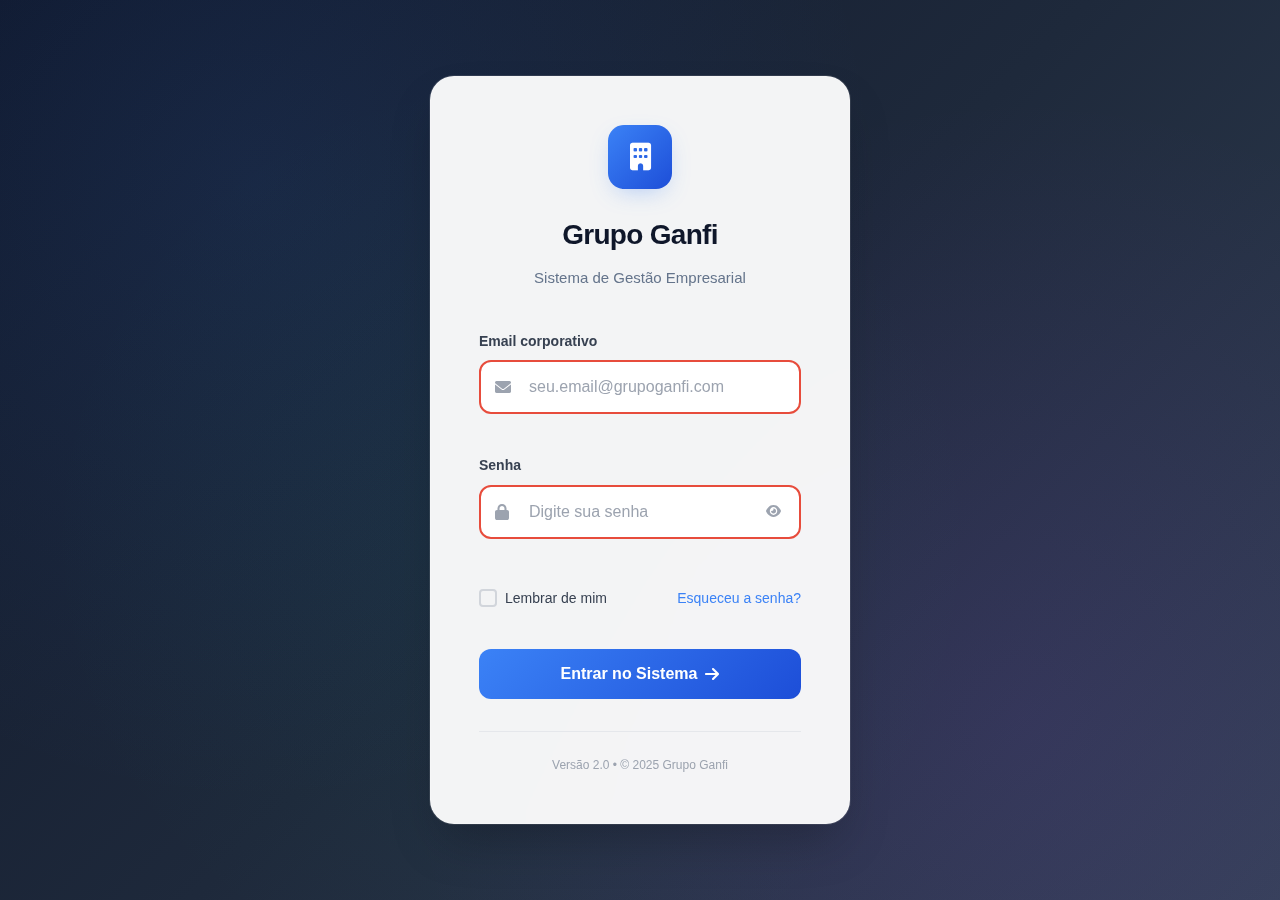
<file: clientes.html>
<!DOCTYPE html>
<html lang="pt-BR">
<head>
    <meta charset="UTF-8">
    <meta name="viewport" content="width=device-width, initial-scale=1.0">
    <title>Clientes - Grupo Ganfi CRM</title>
    <link rel="stylesheet" href="css/common.css">
    <link rel="stylesheet" href="css/assessoria-tributaria.css">
    <link rel="stylesheet" href="css/clientes.css">
    <link href="https://cdnjs.cloudflare.com/ajax/libs/font-awesome/6.0.0/css/all.min.css" rel="stylesheet">
</head>
<body class="dashboard-body">
    <div class="dashboard-container">
        <!-- Sidebar -->
        <aside class="dashboard-sidebar">
            <div class="sidebar-header">
                <div class="sidebar-logo">
                    <i class="fas fa-calculator"></i>
                    <div>
                        <div class="sidebar-title">Grupo Ganfi</div>
                        <div class="sidebar-subtitle">Assessoria Tributária</div>
                    </div>
                </div>
            </div>
            
            <nav class="sidebar-nav">
                <div class="nav-item">
                    <a href="assessoria-tributaria.html" class="nav-link">
                        <i class="fas fa-calculator"></i>
                        <span>Assessoria Tributária</span>
                        <span class="nav-badge active-badge">Principal</span>
                    </a>
                </div>
                
                <div class="nav-divider"></div>
                
                <div class="nav-item">
                    <a href="kanban.html" class="nav-link">
                        <i class="fas fa-columns"></i>
                        <span>Kanban</span>
                        <span class="nav-badge demo-badge">Demo</span>
                    </a>
                </div>
                
                <div class="nav-item">
                    <a href="clientes.html" class="nav-link">
                        <i class="fas fa-users"></i>
                        <span>Clientes Gerais</span>
                        <span class="nav-badge demo-badge">Demo</span>
                    </a>
                </div>
                
                <div class="nav-item">
                    <a href="tarefas.html" class="nav-link">
                        <i class="fas fa-tasks"></i>
                        <span>Tarefas</span>
                        <span class="nav-badge demo-badge">Demo</span>
                    </a>
                </div>
            </nav>
            
            <div class="sidebar-footer">
                <button id="logoutBtn" class="logout-btn">
                    <i class="fas fa-sign-out-alt"></i>
                    <span>Sair</span>
                </button>
            </div>
        </aside>

        <!-- Main Content -->
        <main class="main-content">
            <header class="main-header">
                <div class="header-left">
                    <h1 class="page-title">Gestão de Clientes</h1>
                    <p class="page-subtitle">Central de relacionamento e dados dos clientes</p>
                </div>
                
                <div class="header-actions">
                    <button class="btn btn-secondary">
                        <i class="fas fa-download"></i>
                        Exportar
                    </button>
                    <button class="btn btn-primary">
                        <i class="fas fa-plus"></i>
                        Novo Cliente
                    </button>
                    
                    <div class="user-menu">
                        <div class="user-avatar">AD</div>
                        <span class="user-name">Administrador</span>
                        <i class="fas fa-chevron-down"></i>
                    </div>
                </div>
            </header>

            <div class="content-area">
                <!-- Filtros e Busca -->
                <div class="filters-section">
                    <div class="search-box">
                        <i class="fas fa-search"></i>
                        <input type="text" placeholder="Buscar clientes por nome, email ou empresa...">
                    </div>
                    
                    <div class="filter-buttons">
                        <button class="filter-btn active">Todos <span class="count">1,247</span></button>
                        <button class="filter-btn">Ativos <span class="count">1,189</span></button>
                        <button class="filter-btn">Inativos <span class="count">58</span></button>
                        <button class="filter-btn">Prospects <span class="count">23</span></button>
                    </div>
                </div>

                <!-- Cards de Estatísticas -->
                <div class="stats-grid">
                    <div class="stat-card">
                        <div class="stat-icon customers">
                            <i class="fas fa-users"></i>
                        </div>
                        <div class="stat-content">
                            <h3 class="stat-number">1,247</h3>
                            <p class="stat-label">Total de Clientes</p>
                            <span class="stat-change positive">+12% vs mês anterior</span>
                        </div>
                    </div>
                    
                    <div class="stat-card">
                        <div class="stat-icon revenue">
                            <i class="fas fa-dollar-sign"></i>
                        </div>
                        <div class="stat-content">
                            <h3 class="stat-number">R$ 2.4M</h3>
                            <p class="stat-label">Receita Mensal</p>
                            <span class="stat-change positive">+8% vs mês anterior</span>
                        </div>
                    </div>
                    
                    <div class="stat-card">
                        <div class="stat-icon retention">
                            <i class="fas fa-heart"></i>
                        </div>
                        <div class="stat-content">
                            <h3 class="stat-number">94.2%</h3>
                            <p class="stat-label">Taxa de Retenção</p>
                            <span class="stat-change positive">+2.1% vs mês anterior</span>
                        </div>
                    </div>
                    
                    <div class="stat-card">
                        <div class="stat-icon acquisition">
                            <i class="fas fa-user-plus"></i>
                        </div>
                        <div class="stat-content">
                            <h3 class="stat-number">147</h3>
                            <p class="stat-label">Novos este mês</p>
                            <span class="stat-change negative">-5% vs mês anterior</span>
                        </div>
                    </div>
                </div>

                <!-- Tabela de Clientes -->
                <div class="table-section">
                    <div class="table-header">
                        <h3>Lista de Clientes</h3>
                        <div class="table-actions">
                            <button class="btn-icon" title="Filtrar clientes" aria-label="Filtrar clientes">
                                <i class="fas fa-filter"></i>
                            </button>
                            <button class="btn-icon" title="Ordenar lista" aria-label="Ordenar lista">
                                <i class="fas fa-sort"></i>
                            </button>
                            <button class="btn-icon" title="Configurar colunas" aria-label="Configurar colunas">
                                <i class="fas fa-columns"></i>
                            </button>
                        </div>
                    </div>
                    
                    <div class="table-container">
                        <table class="clients-table">
                            <thead>
                                <tr>
                                    <th><input type="checkbox" class="select-all" title="Selecionar todos" aria-label="Selecionar todos os clientes"></th>
                                    <th>Cliente</th>
                                    <th>Empresa</th>
                                    <th>Status</th>
                                    <th>Valor Mensal</th>
                                    <th>Último Contato</th>
                                    <th>Ações</th>
                                </tr>
                            </thead>
                            <tbody>
                                <tr class="table-row">
                                    <td><input type="checkbox" title="Selecionar Maria Rodrigues" aria-label="Selecionar Maria Rodrigues"></td>
                                    <td>
                                        <div class="client-info">
                                            <div class="client-avatar">MR</div>
                                            <div>
                                                <div class="client-name">Maria Rodrigues</div>
                                                <div class="client-email">maria@empresa.com</div>
                                            </div>
                                        </div>
                                    </td>
                                    <td>
                                        <div class="company-info">
                                            <span class="company-name">Tech Solutions Ltda</span>
                                            <span class="company-segment">Tecnologia</span>
                                        </div>
                                    </td>
                                    <td>
                                        <span class="status-badge status-active">Ativo</span>
                                    </td>
                                    <td>
                                        <span class="value-amount">R$ 2.500</span>
                                    </td>
                                    <td>
                                        <span class="contact-date">Há 2 dias</span>
                                    </td>
                                    <td>
                                        <div class="action-buttons">
                                            <button class="btn-action view" title="Visualizar cliente Maria" aria-label="Visualizar cliente Maria Rodrigues">
                                                <i class="fas fa-eye"></i>
                                            </button>
                                            <button class="btn-action edit" title="Editar cliente Maria" aria-label="Editar cliente Maria Rodrigues">
                                                <i class="fas fa-edit"></i>
                                            </button>
                                            <button class="btn-action delete" title="Excluir cliente Maria" aria-label="Excluir cliente Maria Rodrigues">
                                                <i class="fas fa-trash"></i>
                                            </button>
                                        </div>
                                    </td>
                                </tr>
                                
                                <tr class="table-row">
                                    <td><input type="checkbox" title="Selecionar João Silva" aria-label="Selecionar João Silva"></td>
                                    <td>
                                        <div class="client-info">
                                            <div class="client-avatar">JS</div>
                                            <div>
                                                <div class="client-name">João Silva</div>
                                                <div class="client-email">joao@comercial.com.br</div>
                                            </div>
                                        </div>
                                    </td>
                                    <td>
                                        <div class="company-info">
                                            <span class="company-name">Comercial ABC S/A</span>
                                            <span class="company-segment">Comércio</span>
                                        </div>
                                    </td>
                                    <td>
                                        <span class="status-badge status-active">Ativo</span>
                                    </td>
                                    <td>
                                        <span class="value-amount">R$ 1.800</span>
                                    </td>
                                    <td>
                                        <span class="contact-date">Há 1 semana</span>
                                    </td>
                                    <td>
                                        <div class="action-buttons">
                                            <button class="btn-action view" title="Visualizar cliente João" aria-label="Visualizar cliente João Silva">
                                                <i class="fas fa-eye"></i>
                                            </button>
                                            <button class="btn-action edit" title="Editar cliente João" aria-label="Editar cliente João Silva">
                                                <i class="fas fa-edit"></i>
                                            </button>
                                            <button class="btn-action delete" title="Excluir cliente João" aria-label="Excluir cliente João Silva">
                                                <i class="fas fa-trash"></i>
                                            </button>
                                        </div>
                                    </td>
                                </tr>
                                
                                <tr class="table-row">
                                    <td><input type="checkbox" title="Selecionar Ana Costa" aria-label="Selecionar Ana Costa"></td>
                                    <td>
                                        <div class="client-info">
                                            <div class="client-avatar">AC</div>
                                            <div>
                                                <div class="client-name">Ana Costa</div>
                                                <div class="client-email">ana@consultoria.com</div>
                                            </div>
                                        </div>
                                    </td>
                                    <td>
                                        <div class="company-info">
                                            <span class="company-name">Consultoria Premium</span>
                                            <span class="company-segment">Consultoria</span>
                                        </div>
                                    </td>
                                    <td>
                                        <span class="status-badge status-inactive">Inativo</span>
                                    </td>
                                    <td>
                                        <span class="value-amount">R$ 3.200</span>
                                    </td>
                                    <td>
                                        <span class="contact-date">Há 3 meses</span>
                                    </td>
                                    <td>
                                        <div class="action-buttons">
                                            <button class="btn-action view" title="Visualizar cliente Ana" aria-label="Visualizar cliente Ana Costa">
                                                <i class="fas fa-eye"></i>
                                            </button>
                                            <button class="btn-action edit" title="Editar cliente Ana" aria-label="Editar cliente Ana Costa">
                                                <i class="fas fa-edit"></i>
                                            </button>
                                            <button class="btn-action delete" title="Excluir cliente Ana" aria-label="Excluir cliente Ana Costa">
                                                <i class="fas fa-trash"></i>
                                            </button>
                                        </div>
                                    </td>
                                </tr>
                            </tbody>
                        </table>
                    </div>
                    
                    <!-- Paginação -->
                    <div class="pagination">
                        <button class="pagination-btn" disabled title="Página anterior" aria-label="Página anterior">
                            <i class="fas fa-chevron-left"></i>
                        </button>
                        <span class="pagination-info">Página 1 de 42 • 1,247 clientes</span>
                        <button class="pagination-btn" title="Próxima página" aria-label="Próxima página">
                            <i class="fas fa-chevron-right"></i>
                        </button>
                    </div>
                </div>
            </div>
        </main>
    </div>

    <script src="js/utils/ui-utils.js"></script>
    <script src="js/clientes.js"></script>
</body>
</html>
</file>
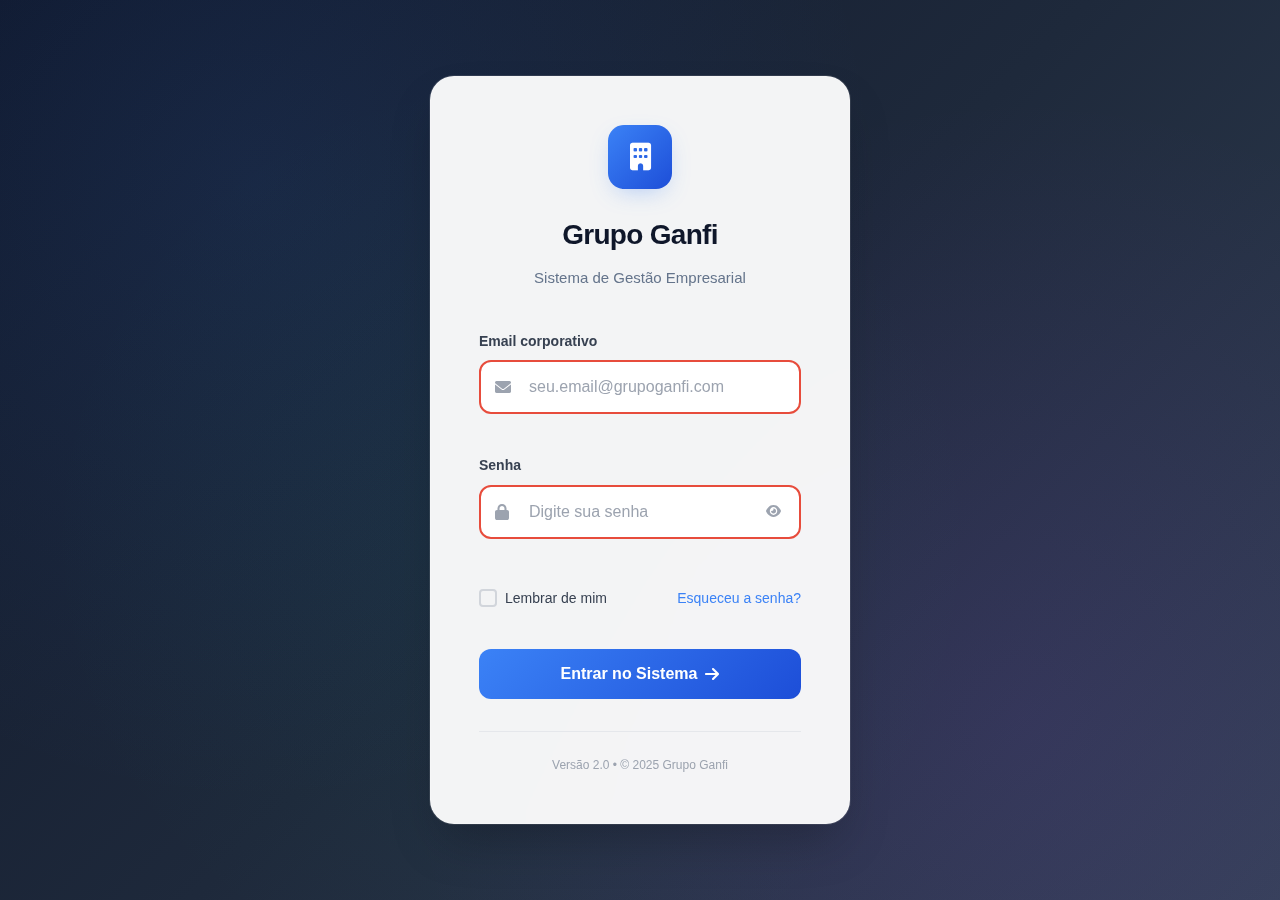
<file: kanban.html>
<!DOCTYPE html>
<html lang="pt-BR">
<head>
    <meta charset="UTF-8">
    <meta name="viewport" content="width=device-width, initial-scale=1.0">
    <title>Kanban - Grupo Ganfi CRM</title>
    <link rel="stylesheet" href="css/common.css">
    <link rel="stylesheet" href="css/assessoria-tributaria.css">
    <link rel="stylesheet" href="css/kanban.css">
    <link href="https://cdnjs.cloudflare.com/ajax/libs/font-awesome/6.0.0/css/all.min.css" rel="stylesheet">
</head>
<body class="dashboard-body">
    <div class="dashboard-container">
        <!-- Sidebar -->
        <aside class="dashboard-sidebar">
            <div class="sidebar-header">
                <div class="sidebar-logo">
                    <i class="fas fa-calculator"></i>
                    <div>
                        <div class="sidebar-title">Grupo Ganfi</div>
                        <div class="sidebar-subtitle">Assessoria Tributária</div>
                    </div>
                </div>
            </div>
            
            <nav class="sidebar-nav">
                <div class="nav-item">
                    <a href="assessoria-tributaria.html" class="nav-link">
                        <i class="fas fa-calculator"></i>
                        <span>Assessoria Tributária</span>
                        <span class="nav-badge active-badge">Principal</span>
                    </a>
                </div>
                
                <div class="nav-divider"></div>
                
                <div class="nav-item">
                    <a href="kanban.html" class="nav-link">
                        <i class="fas fa-columns"></i>
                        <span>Kanban</span>
                        <span class="nav-badge demo-badge">Demo</span>
                    </a>
                </div>
                
                <div class="nav-item">
                    <a href="clientes.html" class="nav-link">
                        <i class="fas fa-users"></i>
                        <span>Clientes Gerais</span>
                        <span class="nav-badge demo-badge">Demo</span>
                    </a>
                </div>
                
                <div class="nav-item">
                    <a href="tarefas.html" class="nav-link">
                        <i class="fas fa-tasks"></i>
                        <span>Tarefas</span>
                        <span class="nav-badge demo-badge">Demo</span>
                    </a>
                </div>
            </nav>
            
            <div class="sidebar-footer" style="margin-top: auto; padding: var(--space-5);">
                <button id="logoutBtn" class="logout-btn">
                    <i class="fas fa-sign-out-alt"></i>
                    <span>Sair</span>
                </button>
            </div>
        </aside>

        <!-- Main Content -->
        <main class="main-content">
            <header class="main-header">
                <div class="header-left">
                    <h1 class="page-title">Kanban de Projetos</h1>
                    <p class="page-subtitle">Gerencie fluxo de trabalho e projetos em andamento</p>
                </div>
                
                <div class="header-actions">
                    <button class="btn btn-secondary">
                        <i class="fas fa-filter"></i>
                        Filtros
                    </button>
                    <button class="btn btn-primary">
                        <i class="fas fa-plus"></i>
                        Nova Tarefa
                    </button>
                    
                    <div class="user-menu">
                        <div class="user-avatar">AD</div>
                        <span class="user-name">Administrador</span>
                        <i class="fas fa-chevron-down"></i>
                    </div>
                </div>
            </header>

            <div class="content-area">
                <div class="kanban-board">
                    <!-- Coluna: A Fazer -->
                    <div class="kanban-column">
                        <div class="column-header">
                            <h3 class="column-title">
                                <span class="column-color todo"></span>
                                A Fazer
                                <span class="task-count">3</span>
                            </h3>
                            <button class="column-menu">
                                <i class="fas fa-ellipsis-h"></i>
                            </button>
                        </div>
                        
                        <div class="task-list">
                            <div class="task-card">
                                <div class="task-header">
                                    <span class="task-priority high">Alta</span>
                                    <span class="task-id">#001</span>
                                </div>
                                <h4 class="task-title">Implementar módulo de relatórios</h4>
                                <p class="task-description">Desenvolver sistema completo de relatórios financeiros</p>
                                <div class="task-tags">
                                    <span class="tag">Desenvolvimento</span>
                                    <span class="tag">Backend</span>
                                </div>
                                <div class="task-footer">
                                    <div class="task-assignees">
                                        <div class="avatar">JS</div>
                                        <div class="avatar">MR</div>
                                    </div>
                                    <span class="task-date">15 Out</span>
                                </div>
                            </div>
                            
                            <div class="task-card">
                                <div class="task-header">
                                    <span class="task-priority medium">Média</span>
                                    <span class="task-id">#002</span>
                                </div>
                                <h4 class="task-title">Revisar documentação API</h4>
                                <p class="task-description">Atualizar documentação dos endpoints</p>
                                <div class="task-tags">
                                    <span class="tag">Documentação</span>
                                </div>
                                <div class="task-footer">
                                    <div class="task-assignees">
                                        <div class="avatar">AN</div>
                                    </div>
                                    <span class="task-date">20 Out</span>
                                </div>
                            </div>
                        </div>
                        
                        <button class="add-task-btn">
                            <i class="fas fa-plus"></i>
                            Adicionar tarefa
                        </button>
                    </div>

                    <!-- Coluna: Em Progresso -->
                    <div class="kanban-column">
                        <div class="column-header">
                            <h3 class="column-title">
                                <span class="column-color progress"></span>
                                Em Progresso
                                <span class="task-count">2</span>
                            </h3>
                            <button class="column-menu">
                                <i class="fas fa-ellipsis-h"></i>
                            </button>
                        </div>
                        
                        <div class="task-list">
                            <div class="task-card active">
                                <div class="task-header">
                                    <span class="task-priority high">Alta</span>
                                    <span class="task-id">#003</span>
                                </div>
                                <h4 class="task-title">Sistema de autenticação</h4>
                                <p class="task-description">Implementar login seguro e gestão de sessões</p>
                                <div class="task-progress">
                                    <div class="progress-bar">
                                        <div class="progress-fill" style="width: 75%;"></div>
                                    </div>
                                    <span class="progress-text">75%</span>
                                </div>
                                <div class="task-tags">
                                    <span class="tag">Segurança</span>
                                    <span class="tag">Frontend</span>
                                </div>
                                <div class="task-footer">
                                    <div class="task-assignees">
                                        <div class="avatar">GF</div>
                                    </div>
                                    <span class="task-date">Hoje</span>
                                </div>
                            </div>
                        </div>
                        
                        <button class="add-task-btn">
                            <i class="fas fa-plus"></i>
                            Adicionar tarefa
                        </button>
                    </div>

                    <!-- Coluna: Em Revisão -->
                    <div class="kanban-column">
                        <div class="column-header">
                            <h3 class="column-title">
                                <span class="column-color review"></span>
                                Em Revisão
                                <span class="task-count">1</span>
                            </h3>
                            <button class="column-menu">
                                <i class="fas fa-ellipsis-h"></i>
                            </button>
                        </div>
                        
                        <div class="task-list">
                            <div class="task-card">
                                <div class="task-header">
                                    <span class="task-priority low">Baixa</span>
                                    <span class="task-id">#004</span>
                                </div>
                                <h4 class="task-title">Otimização de performance</h4>
                                <p class="task-description">Melhorar velocidade de carregamento</p>
                                <div class="task-tags">
                                    <span class="tag">Performance</span>
                                </div>
                                <div class="task-footer">
                                    <div class="task-assignees">
                                        <div class="avatar">LM</div>
                                    </div>
                                    <span class="task-date">25 Out</span>
                                </div>
                            </div>
                        </div>
                        
                        <button class="add-task-btn">
                            <i class="fas fa-plus"></i>
                            Adicionar tarefa
                        </button>
                    </div>

                    <!-- Coluna: Concluído -->
                    <div class="kanban-column">
                        <div class="column-header">
                            <h3 class="column-title">
                                <span class="column-color done"></span>
                                Concluído
                                <span class="task-count">4</span>
                            </h3>
                            <button class="column-menu">
                                <i class="fas fa-ellipsis-h"></i>
                            </button>
                        </div>
                        
                        <div class="task-list">
                            <div class="task-card completed">
                                <div class="task-header">
                                    <span class="task-priority medium">Média</span>
                                    <span class="task-id">#005</span>
                                </div>
                                <h4 class="task-title">Design do dashboard</h4>
                                <p class="task-description">Criar layout responsivo e moderno</p>
                                <div class="task-tags">
                                    <span class="tag">Design</span>
                                    <span class="tag">UI/UX</span>
                                </div>
                                <div class="task-footer">
                                    <div class="task-assignees">
                                        <div class="avatar">DR</div>
                                    </div>
                                    <span class="task-date">Ontem</span>
                                </div>
                            </div>
                        </div>
                        
                        <button class="add-task-btn">
                            <i class="fas fa-plus"></i>
                            Adicionar tarefa
                        </button>
                    </div>
                </div>
            </div>
        </main>
    </div>

    <script src="js/utils/ui-utils.js"></script>
    <script src="js/kanban.js"></script>
</body>
</html>
</file>
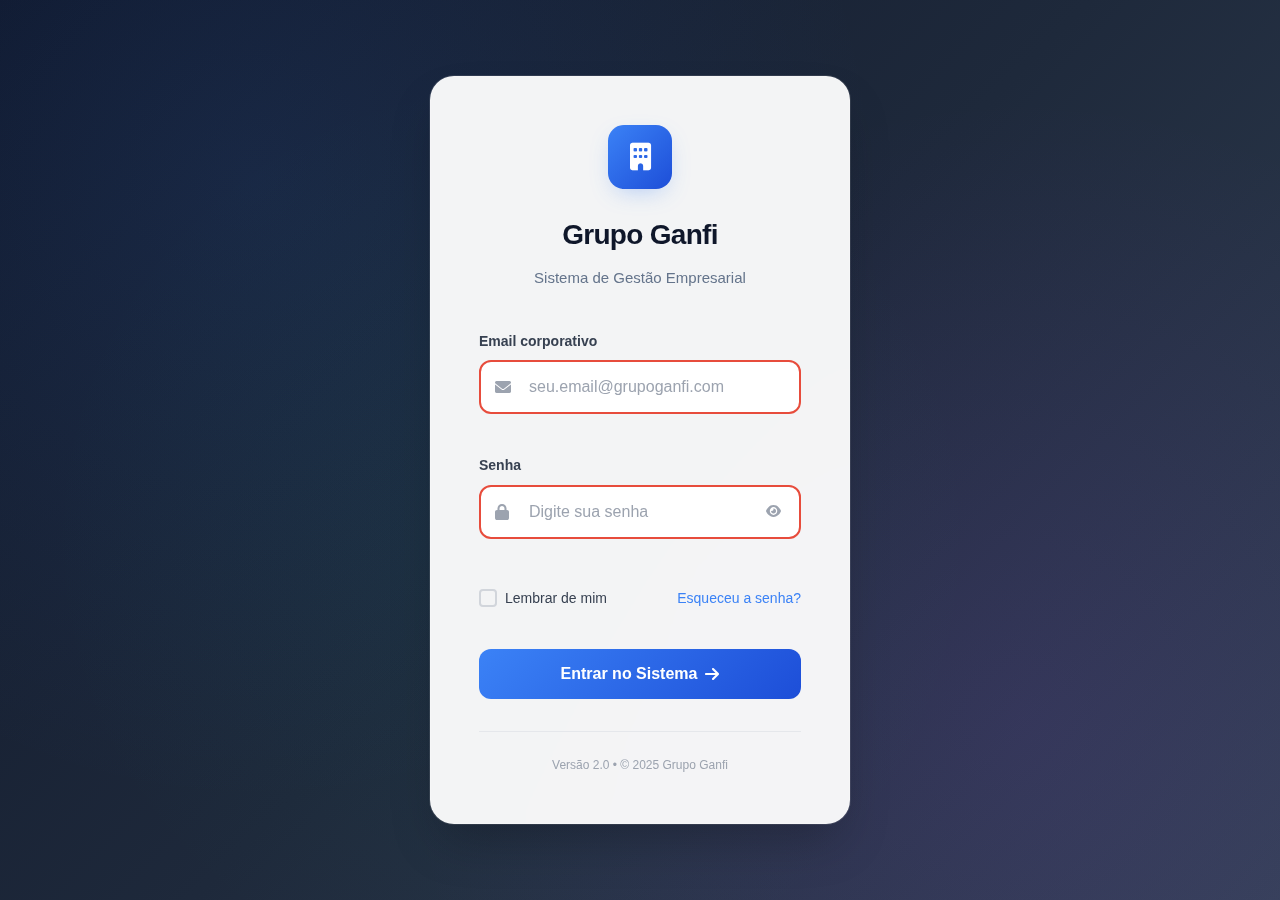
<file: login.html>
<!DOCTYPE html>
<html lang="pt-BR">
<head>
    <meta charset="UTF-8">
    <meta name="viewport" content="width=device-width, initial-scale=1.0">
    <title>Grupo Ganfi - Login CRM</title>
    <link rel="stylesheet" href="css/common.css">
    <link rel="stylesheet" href="css/login.css">
    <link href="https://cdnjs.cloudflare.com/ajax/libs/font-awesome/6.0.0/css/all.min.css" rel="stylesheet">
</head>
<body class="login-body">
    <div class="login-container">
        <div class="login-card">
            <div class="login-header">
                <div class="company-logo">
                    <i class="fas fa-building"></i>
                </div>
                <h1 class="company-name">Grupo Ganfi</h1>
                <p class="company-subtitle">Sistema de Gestão Empresarial</p>
            </div>
            
            <form id="loginForm" class="login-form">
                <div class="form-group">
                    <label for="email" class="form-label">Email corporativo</label>
                    <div class="input-wrapper">
                        <i class="fas fa-envelope input-icon"></i>
                        <input type="email" id="email" class="form-control" required 
                               placeholder="seu.email@grupoganfi.com" autocomplete="email">
                    </div>
                </div>
                
                <div class="form-group">
                    <label for="password" class="form-label">Senha</label>
                    <div class="input-wrapper">
                        <i class="fas fa-lock input-icon"></i>
                        <input type="password" id="password" class="form-control" required 
                               placeholder="Digite sua senha" autocomplete="current-password">
                        <button type="button" class="password-toggle" id="togglePassword" title="Mostrar/ocultar senha" aria-label="Mostrar ou ocultar senha">
                            <i class="fas fa-eye"></i>
                        </button>
                    </div>
                </div>
                
                <div class="form-options">
                    <label class="checkbox-wrapper">
                        <input type="checkbox" id="rememberMe">
                        <span class="checkmark"></span>
                        Lembrar de mim
                    </label>
                    <a href="#" class="forgot-password">Esqueceu a senha?</a>
                </div>
                
                <button type="submit" class="btn-login">
                    <span class="btn-text">Entrar no Sistema</span>
                    <i class="fas fa-arrow-right btn-icon"></i>
                </button>
                
                <div id="loginError" class="error-message"></div>
            </form>
            
            <div class="login-footer">
                <p class="version-info">Versão 2.0 • © 2025 Grupo Ganfi</p>
            </div>
        </div>
        
        <div class="login-background">
            <div class="bg-overlay"></div>
        </div>
    </div>

    <script src="js/utils/ui-utils.js"></script>
    <script src="js/login.js"></script>
</body>
</html>
</file>
<file: css/assessoria-tributaria.css>
/**
 * Sistema de Assessoria Tributária - Design Moderno e Sóbrio
 * Layout sidebar + conteúdo principal com tipografia elegante
 */

/* ===== VARIÁVEIS DO TEMA SÓBRIO ===== */
:root {
    /* Paleta de cores sóbria */
    --bg-primary: #fafbfc;
    --bg-secondary: #ffffff;
    --bg-sidebar: #1a1d29;
    --bg-card: rgba(255, 255, 255, 0.8);
    --bg-glass: rgba(255, 255, 255, 0.1);
    
    /* Cores de texto elegantes */
    --text-primary: #2d3748;
    --text-secondary: #4a5568;
    --text-muted: #718096;
    --text-inverse: #ffffff;
    --text-sidebar: #a0aec0;
    
    /* Cores de destaque minimalistas */
    --accent-blue: #3182ce;
    --accent-green: #38a169;
    --accent-orange: #ed8936;
    --accent-red: #e53e3e;
    
    /* Bordas e sombras sutis */
    --border-color: #e2e8f0;
    --border-light: #f7fafc;
    --shadow-subtle: 0 1px 3px rgba(0, 0, 0, 0.1);
    --shadow-medium: 0 4px 6px rgba(0, 0, 0, 0.07);
    --shadow-large: 0 10px 15px rgba(0, 0, 0, 0.1);
    
    /* Tipografia moderna */
    --font-primary: -apple-system, BlinkMacSystemFont, 'Inter', 'Segoe UI', sans-serif;
    --font-weight-thin: 300;
    --font-weight-normal: 400;
    --font-weight-medium: 500;
    --font-weight-semibold: 600;
    
    /* Espaçamentos refinados */
    --space-1: 0.25rem;
    --space-2: 0.5rem;
    --space-3: 0.75rem;
    --space-4: 1rem;
    --space-5: 1.25rem;
    --space-6: 1.5rem;
    --space-8: 2rem;
    --space-12: 3rem;
    
    /* Raios e transições suaves */
    --radius-sm: 0.375rem;
    --radius-md: 0.5rem;
    --radius-lg: 0.75rem;
    --transition-fast: 150ms ease;
    --transition-normal: 300ms ease;
}

/* ===== RESET E BASE MODERNA ===== */
* {
    margin: 0;
    padding: 0;
    box-sizing: border-box;
}

body {
    font-family: var(--font-primary);
    font-weight: var(--font-weight-normal);
    background: var(--bg-primary);
    color: var(--text-primary);
    line-height: 1.6;
    -webkit-font-smoothing: antialiased;
    -moz-osx-font-smoothing: grayscale;
    overflow-x: hidden;
}

/* ===== TELA DE LOGIN MODERNA ===== */
.login-container {
    display: flex;
    justify-content: center;
    align-items: center;
    min-height: 100vh;
    background: linear-gradient(135deg, #667eea 0%, #764ba2 100%);
    position: relative;
}

.login-container::before {
    content: '';
    position: absolute;
    top: 0;
    left: 0;
    right: 0;
    bottom: 0;
    background: 
        radial-gradient(circle at 20% 80%, rgba(120, 119, 198, 0.3) 0%, transparent 50%),
        radial-gradient(circle at 80% 20%, rgba(255, 255, 255, 0.1) 0%, transparent 50%);
}

.login-card {
    background: rgba(255, 255, 255, 0.95);
    -webkit-backdrop-filter: blur(20px);
    backdrop-filter: blur(20px);
    border: 1px solid rgba(255, 255, 255, 0.2);
    border-radius: var(--radius-lg);
    padding: var(--space-12);
    box-shadow: var(--shadow-large);
    width: 100%;
    max-width: 420px;
    text-align: center;
    position: relative;
    z-index: 1;
}

.login-header {
    margin-bottom: var(--space-8);
}

.login-header h2 {
    font-size: 1.75rem;
    font-weight: var(--font-weight-semibold);
    color: var(--text-primary);
    margin-bottom: var(--space-2);
    letter-spacing: -0.025em;
}

.login-header p {
    color: var(--text-muted);
    font-weight: var(--font-weight-normal);
    font-size: 0.95rem;
}

.logo {
    width: 80px;
    height: 40px;
    margin: 0 auto var(--space-5) auto;
    border-radius: var(--radius-sm);
    object-fit: cover;
}

.login-header h2 {
    color: #2c3e50;
    margin-bottom: 8px;
    font-size: 1.8rem;
}

.login-header p {
    color: #7f8c8d;
    font-size: 0.9rem;
}

.login-form {
    text-align: left;
}

.form-group {
    margin-bottom: var(--space-5);
}

.form-group label {
    display: block;
    margin-bottom: var(--space-2);
    color: var(--text-secondary);
    font-weight: var(--font-weight-medium);
    font-size: 0.875rem;
    letter-spacing: 0.025em;
}

.form-group input {
    width: 100%;
    padding: var(--space-3) var(--space-4);
    border: 1px solid var(--border-color);
    border-radius: var(--radius-md);
    font-size: 0.95rem;
    font-weight: var(--font-weight-normal);
    background: var(--bg-secondary);
    color: var(--text-primary);
    transition: var(--transition-fast);
}

.form-group input:focus {
    outline: none;
    border-color: var(--accent-blue);
    box-shadow: 0 0 0 3px rgba(49, 130, 206, 0.1);
}

.form-group select {
    width: 100%;
    padding: 12px 15px;
    border: 2px solid #e9ecef;
    border-radius: 8px;
    font-size: 1rem;
    background-color: white;
    background-image: url("data:image/svg+xml,%3csvg xmlns='http://www.w3.org/2000/svg' fill='none' viewBox='0 0 20 20'%3e%3cpath stroke='%236b7280' stroke-linecap='round' stroke-linejoin='round' stroke-width='1.5' d='m6 8 4 4 4-4'/%3e%3c/svg%3e");
    background-position: right 12px center;
    background-repeat: no-repeat;
    background-size: 16px;
    appearance: none;
    cursor: pointer;
    transition: all 0.3s ease;
}

.form-group select:focus {
    outline: none;
    border-color: #667eea;
    box-shadow: 0 0 0 3px rgba(102, 126, 234, 0.1);
}

.form-group select:hover {
    border-color: #c1c7d6;
}

.btn-login {
    width: 100%;
    background: var(--accent-blue);
    color: var(--text-inverse);
    padding: var(--space-3) var(--space-4);
    border: none;
    border-radius: var(--radius-md);
    font-size: 0.95rem;
    font-weight: var(--font-weight-medium);
    cursor: pointer;
    transition: var(--transition-fast);
    display: flex;
    align-items: center;
    justify-content: center;
    gap: var(--space-2);
    letter-spacing: 0.025em;
}

.btn-login:hover {
    background: #2c5aa0;
    transform: translateY(-1px);
    box-shadow: var(--shadow-medium);
}

.error-message {
    background: rgba(229, 62, 62, 0.1);
    color: var(--accent-red);
    padding: var(--space-3) var(--space-4);
    border: 1px solid rgba(229, 62, 62, 0.2);
    border-radius: var(--radius-md);
    margin-top: var(--space-4);
    text-align: center;
    font-size: 0.875rem;
    font-weight: var(--font-weight-medium);
}

/* ===== LAYOUT DASHBOARD MODERNO ===== */
.dashboard-container {
    display: flex;
    min-height: 100vh;
    background: var(--bg-primary);
}

/* Sidebar moderna */
.dashboard-sidebar {
    width: 280px;
    background: var(--bg-sidebar);
    display: flex;
    flex-direction: column;
    position: fixed;
    top: 0;
    left: 0;
    height: 100vh;
    z-index: 1000;
    overflow-y: auto;
}

.sidebar-header {
    padding: var(--space-6) var(--space-5);
    border-bottom: 1px solid rgba(255, 255, 255, 0.1);
}

.sidebar-logo {
    display: flex;
    align-items: center;
    gap: var(--space-3);
    color: var(--text-inverse);
}

.sidebar-logo i {
    font-size: 1.5rem;
    color: var(--accent-blue);
}

.sidebar-title {
    font-size: 1.25rem;
    font-weight: var(--font-weight-semibold);
    letter-spacing: -0.025em;
}

.sidebar-subtitle {
    font-size: 0.8rem;
    color: var(--text-sidebar);
    margin-top: var(--space-1);
    font-weight: var(--font-weight-normal);
}

/* Navegação da sidebar */
.sidebar-nav {
    flex: 1;
    padding: var(--space-4) 0;
}

.nav-item {
    margin-bottom: var(--space-1);
    padding: 0 var(--space-5);
}

.nav-btn {
    width: 100%;
    display: flex;
    align-items: center;
    gap: var(--space-3);
    padding: var(--space-3) var(--space-4);
    border: none;
    background: none;
    color: var(--text-sidebar);
    text-align: left;
    border-radius: var(--radius-md);
    cursor: pointer;
    transition: var(--transition-fast);
    font-size: 0.9rem;
    font-weight: var(--font-weight-normal);
    text-decoration: none;
}

.nav-btn:hover {
    background: rgba(255, 255, 255, 0.05);
    color: var(--text-inverse);
}

.nav-btn.active {
    background: rgba(49, 130, 206, 0.15);
    color: var(--text-inverse);
}

.nav-btn i {
    width: 20px;
    text-align: center;
    opacity: 0.8;
}

.nav-link {
    width: 100%;
    display: flex;
    align-items: center;
    gap: var(--space-3);
    padding: var(--space-3) var(--space-4);
    border: none;
    background: none;
    color: var(--text-sidebar);
    text-align: left;
    border-radius: var(--radius-md);
    cursor: pointer;
    transition: var(--transition-fast);
    font-size: 0.9rem;
    font-weight: var(--font-weight-normal);
    text-decoration: none;
}

.nav-link:hover {
    background: rgba(255, 255, 255, 0.05);
    color: var(--text-inverse);
}

.nav-link i {
    width: 20px;
    text-align: center;
    opacity: 0.8;
}

.nav-badge {
    font-size: 0.75rem;
    font-weight: 600;
    padding: 0.125rem 0.375rem;
    border-radius: 0.25rem;
    margin-left: auto;
    text-transform: uppercase;
    letter-spacing: 0.5px;
}

.active-badge {
    background: linear-gradient(135deg, #10b981, #059669);
    color: white;
}

.demo-badge {
    background: rgba(255, 255, 255, 0.1);
    color: rgba(255, 255, 255, 0.6);
}

.nav-divider {
    height: 1px;
    background: rgba(255, 255, 255, 0.1);
    margin: var(--space-4) var(--space-5);
}

/* Conteúdo principal */
.dashboard-main {
    flex: 1;
    margin-left: 280px;
    display: flex;
    flex-direction: column;
}

/* Header do conteúdo principal */
.main-header {
    background: var(--bg-secondary);
    padding: var(--space-4) var(--space-6);
    border-bottom: 1px solid var(--border-color);
    display: flex;
    justify-content: space-between;
    align-items: center;
    position: sticky;
    top: 0;
    z-index: 100;
}

.header-left h1 {
    color: var(--text-primary);
    font-size: 1.5rem;
    font-weight: var(--font-weight-semibold);
    margin: 0;
    letter-spacing: -0.025em;
}

.header-right {
    display: flex;
    align-items: center;
    gap: var(--space-4);
}

.user-info {
    display: flex;
    align-items: center;
    gap: var(--space-3);
    color: var(--text-secondary);
    font-size: 0.875rem;
}

.user-avatar {
    width: 32px;
    height: 32px;
    background: var(--accent-blue);
    color: white;
    border-radius: 50%;
    display: flex;
    align-items: center;
    justify-content: center;
    font-weight: var(--font-weight-medium);
    font-size: 0.8rem;
}

.logout-btn {
    background: none;
    border: 1px solid var(--border-color);
    color: var(--text-secondary);
    padding: var(--space-2) var(--space-3);
    border-radius: var(--radius-md);
    cursor: pointer;
    transition: var(--transition-fast);
    font-size: 0.875rem;
    display: flex;
    align-items: center;
    gap: var(--space-2);
}

.logout-btn:hover {
    background: var(--bg-primary);
    border-color: var(--text-muted);
}

/* ===== CONTEÚDO PRINCIPAL ===== */
.main-content {
    flex: 1;
    padding: var(--space-6);
    overflow-y: auto;
}

/* Seções do dashboard */
.dashboard-section {
    display: none;
}

.dashboard-section.active {
    display: block;
    animation: fadeIn 0.3s ease-in-out;
}

@keyframes fadeIn {
    from { opacity: 0; transform: translateY(10px); }
    to { opacity: 1; transform: translateY(0); }
}

/* ===== CARDS DE ESTATÍSTICAS ===== */
.stats-grid {
    display: grid;
    grid-template-columns: repeat(auto-fit, minmax(240px, 1fr));
    gap: var(--space-5);
    margin-bottom: var(--space-8);
}

.stat-card {
    background: var(--bg-secondary);
    border: 1px solid var(--border-color);
    border-radius: var(--radius-lg);
    padding: var(--space-6);
    transition: var(--transition-normal);
    position: relative;
    overflow: hidden;
}

.stat-card::before {
    content: '';
    position: absolute;
    top: 0;
    left: 0;
    right: 0;
    height: 3px;
    background: var(--accent-blue);
    transition: var(--transition-normal);
}

.stat-card.paid::before { background: var(--accent-green); }
.stat-card.pending::before { background: var(--accent-orange); }
.stat-card.overdue::before { background: var(--accent-red); }

.stat-card:hover {
    transform: translateY(-2px);
    box-shadow: var(--shadow-large);
}

.stat-header {
    display: flex;
    align-items: center;
    justify-content: space-between;
    margin-bottom: var(--space-3);
}

.stat-icon {
    width: 40px;
    height: 40px;
    border-radius: var(--radius-md);
    display: flex;
    align-items: center;
    justify-content: center;
    font-size: 1.2rem;
}

.stat-icon.paid { background: rgba(56, 161, 105, 0.1); color: var(--accent-green); }
.stat-icon.pending { background: rgba(237, 137, 54, 0.1); color: var(--accent-orange); }
.stat-icon.overdue { background: rgba(229, 62, 62, 0.1); color: var(--accent-red); }
.stat-icon.total { background: rgba(49, 130, 206, 0.1); color: var(--accent-blue); }

.stat-number {
    font-size: 2rem;
    font-weight: var(--font-weight-semibold);
    color: var(--text-primary);
    line-height: 1;
}

.stat-label {
    color: var(--text-muted);
    font-size: 0.875rem;
    font-weight: var(--font-weight-medium);
    margin-top: var(--space-1);
}

/* ===== CONTEÚDO DAS SEÇÕES ===== */
.section-header {
    display: flex;
    justify-content: space-between;
    align-items: center;
    margin-bottom: var(--space-6);
}

.section-title {
    font-size: 1.5rem;
    font-weight: var(--font-weight-semibold);
    color: var(--text-primary);
    letter-spacing: -0.025em;
}

.section-actions {
    display: flex;
    gap: var(--space-3);
    align-items: center;
}

/* Controles de busca e ações */
.controls-bar {
    background: var(--bg-secondary);
    border: 1px solid var(--border-color);
    border-radius: var(--radius-lg);
    padding: var(--space-4) var(--space-5);
    margin-bottom: var(--space-6);
    display: flex;
    justify-content: space-between;
    align-items: center;
    gap: var(--space-4);
}

.search-box {
    flex: 1;
    max-width: 400px;
    position: relative;
}

.search-input {
    width: 100%;
    padding: var(--space-3) var(--space-4) var(--space-3) 2.5rem;
    border: 1px solid var(--border-color);
    border-radius: var(--radius-md);
    background: var(--bg-primary);
    font-size: 0.9rem;
    transition: var(--transition-fast);
}

.search-input:focus {
    outline: none;
    border-color: var(--accent-blue);
    box-shadow: 0 0 0 3px rgba(49, 130, 206, 0.1);
}

.search-icon {
    position: absolute;
    left: var(--space-3);
    top: 50%;
    transform: translateY(-50%);
    color: var(--text-muted);
    pointer-events: none;
}

/* ===== BOTÕES MODERNOS ===== */
.btn-modern {
    padding: var(--space-2) var(--space-4);
    border: none;
    border-radius: var(--radius-md);
    font-size: 0.875rem;
    font-weight: var(--font-weight-medium);
    cursor: pointer;
    transition: var(--transition-fast);
    display: inline-flex;
    align-items: center;
    gap: var(--space-2);
    text-decoration: none;
    letter-spacing: 0.025em;
}

.btn-primary {
    background: var(--accent-blue);
    color: var(--text-inverse);
}

.btn-primary:hover {
    background: #2c5aa0;
    transform: translateY(-1px);
    box-shadow: var(--shadow-medium);
}

.btn-success {
    background: var(--accent-green);
    color: var(--text-inverse);
}

.btn-success:hover {
    background: #2f855a;
    transform: translateY(-1px);
}

.btn-outline {
    background: transparent;
    border: 1px solid var(--border-color);
    color: var(--text-secondary);
}

.btn-outline:hover {
    background: var(--bg-primary);
    border-color: var(--text-muted);
}

/* ===== TABELA MODERNA ===== */
.table-container {
    background: var(--bg-secondary);
    border: 1px solid var(--border-color);
    border-radius: var(--radius-lg);
    overflow: hidden;
    box-shadow: var(--shadow-subtle);
}

.table {
    width: 100%;
    border-collapse: collapse;
}

.table th {
    background: var(--bg-primary);
    padding: var(--space-4) var(--space-5);
    text-align: left;
    font-size: 0.8rem;
    font-weight: var(--font-weight-semibold);
    color: var(--text-muted);
    text-transform: uppercase;
    letter-spacing: 0.05em;
    border-bottom: 1px solid var(--border-color);
}

.table td {
    padding: var(--space-4) var(--space-5);
    border-bottom: 1px solid var(--border-light);
    vertical-align: top;
}

.table tbody tr {
    transition: var(--transition-fast);
}

.table tbody tr:hover {
    background: rgba(49, 130, 206, 0.02);
}

.table tbody tr:last-child td {
    border-bottom: none;
}

/* Células de nome */
.client-name {
    font-weight: var(--font-weight-medium);
    color: var(--text-primary);
    font-size: 0.9rem;
}

/* Tags de número */
.authorized-numbers {
    display: flex;
    flex-wrap: wrap;
    gap: var(--space-2);
}

.number-tag {
    background: var(--bg-primary);
    color: var(--text-secondary);
    padding: var(--space-1) var(--space-2);
    border-radius: var(--radius-sm);
    font-size: 0.8rem;
    font-weight: var(--font-weight-medium);
    border: 1px solid var(--border-color);
}

/* Status badges modernos */
.status-badge {
    display: inline-flex;
    align-items: center;
    gap: var(--space-1);
    padding: var(--space-2) var(--space-3);
    border-radius: var(--radius-lg);
    font-size: 0.8rem;
    font-weight: var(--font-weight-medium);
    text-transform: uppercase;
    letter-spacing: 0.025em;
}

.status-paid {
    background: rgba(56, 161, 105, 0.1);
    color: var(--accent-green);
    border: 1px solid rgba(56, 161, 105, 0.2);
}

.status-pending {
    background: rgba(237, 137, 54, 0.1);
    color: var(--accent-orange);
    border: 1px solid rgba(237, 137, 54, 0.2);
}

.status-overdue {
    background: rgba(229, 62, 62, 0.1);
    color: var(--accent-red);
    border: 1px solid rgba(229, 62, 62, 0.2);
}

/* Informações de vencimento */
.due-info {
    font-size: 0.875rem;
}

.due-info strong {
    color: var(--text-primary);
    font-weight: var(--font-weight-semibold);
}

.due-info small {
    display: block;
    margin-top: var(--space-1);
    color: var(--text-muted);
}

/* ===== BOTÕES DE AÇÃO DA TABELA ===== */
.action-buttons {
    display: flex;
    gap: var(--space-2);
    align-items: center;
}

.btn-edit, .btn-renew, .btn-delete {
    padding: var(--space-2) var(--space-3);
    border: none;
    border-radius: var(--radius-sm);
    font-size: 0.8rem;
    font-weight: var(--font-weight-medium);
    cursor: pointer;
    transition: var(--transition-fast);
    display: inline-flex;
    align-items: center;
    gap: var(--space-1);
}

.btn-edit {
    background: rgba(49, 130, 206, 0.1);
    color: var(--accent-blue);
}

.btn-edit:hover {
    background: rgba(49, 130, 206, 0.2);
}

.btn-renew {
    background: rgba(56, 161, 105, 0.1);
    color: var(--accent-green);
}

.btn-renew:hover {
    background: rgba(56, 161, 105, 0.2);
}

.btn-delete {
    background: rgba(229, 62, 62, 0.1);
    color: var(--accent-red);
}

.btn-delete:hover {
    background: rgba(229, 62, 62, 0.2);
}

/* ===== MODAL MODERNO ===== */
.modal {
    position: fixed;
    top: 0;
    left: 0;
    width: 100%;
    height: 100%;
    background: rgba(0, 0, 0, 0.5);
    display: flex;
    justify-content: center;
    align-items: center;
    z-index: 2000;
    -webkit-backdrop-filter: blur(8px);
    backdrop-filter: blur(8px);
}

.modal-content {
    background: var(--bg-secondary);
    border-radius: var(--radius-lg);
    box-shadow: var(--shadow-large);
    width: 90%;
    max-width: 500px;
    max-height: 90vh;
    overflow-y: auto;
    position: relative;
}

.modal-header {
    padding: var(--space-6);
    border-bottom: 1px solid var(--border-color);
    display: flex;
    justify-content: space-between;
    align-items: center;
}

.modal-title {
    font-size: 1.25rem;
    font-weight: var(--font-weight-semibold);
    color: var(--text-primary);
    margin: 0;
}

.modal-close {
    background: none;
    border: none;
    font-size: 1.5rem;
    color: var(--text-muted);
    cursor: pointer;
    padding: var(--space-2);
    border-radius: var(--radius-sm);
    transition: var(--transition-fast);
}

.modal-close:hover {
    background: var(--bg-primary);
    color: var(--text-primary);
}

.modal-body {
    padding: var(--space-6);
}

.modal-footer {
    padding: var(--space-6);
    border-top: 1px solid var(--border-color);
    display: flex;
    gap: var(--space-3);
    justify-content: flex-end;
}

/* ===== CAMPOS DE TELEFONE ===== */
.numbers-header {
    display: flex;
    gap: var(--space-2);
    margin-bottom: var(--space-2);
    padding: 0 var(--space-1);
}

.number-label {
    font-size: 0.8rem;
    color: var(--text-muted);
    font-weight: var(--font-weight-medium);
    text-align: center;
}

.number-label:nth-child(1) { width: 60px; }
.number-label:nth-child(2) { width: 60px; }
.number-label:nth-child(3) { flex: 1; }
.number-label:nth-child(4) { width: 40px; }

.number-input-group {
    display: flex;
    gap: var(--space-2);
    margin-bottom: var(--space-3);
    align-items: center;
}

.phone-inputs {
    display: flex;
    gap: var(--space-2);
    flex: 1;
}

.ddi-input, .ddd-input, .phone-input {
    padding: var(--space-2) var(--space-3);
    border: 1px solid var(--border-color);
    border-radius: var(--radius-sm);
    font-size: 0.9rem;
    text-align: center;
    transition: var(--transition-fast);
}

.ddi-input {
    width: 60px;
}

.ddd-input {
    width: 60px;
}

.phone-input {
    flex: 1;
    text-align: left;
}

.ddi-input:focus, .ddd-input:focus, .phone-input:focus {
    outline: none;
    border-color: var(--accent-blue);
    box-shadow: 0 0 0 3px rgba(49, 130, 206, 0.1);
}

.btn-remove-number {
    width: 32px;
    height: 32px;
    padding: 0;
    border: none;
    background: rgba(229, 62, 62, 0.1);
    color: var(--accent-red);
    border-radius: var(--radius-sm);
    cursor: pointer;
    transition: var(--transition-fast);
    display: flex;
    align-items: center;
    justify-content: center;
}

.btn-remove-number:hover {
    background: rgba(229, 62, 62, 0.2);
}

/* Classes auxiliares */
.hidden {
    display: none !important;
}

.placeholder-text {
    color: var(--text-muted);
    text-align: center;
    padding: var(--space-12);
    font-style: italic;
}

/* ===== RESPONSIVIDADE ===== */
@media (max-width: 768px) {
    .dashboard-sidebar {
        transform: translateX(-100%);
        transition: transform var(--transition-normal);
    }
    
    .dashboard-sidebar.open {
        transform: translateX(0);
    }
    
    .dashboard-main {
        margin-left: 0;
    }
    
    .main-content {
        padding: var(--space-4);
    }
    
    .stats-grid {
        grid-template-columns: 1fr;
    }
    
    .controls-bar {
        flex-direction: column;
        gap: var(--space-3);
    }
    
    .search-box {
        max-width: none;
    }
    
    .action-buttons {
        flex-direction: column;
    }
    
    .table-container {
        overflow-x: auto;
    }
}

.stat-number {
    font-size: 2rem;
    font-weight: bold;
    color: #2c3e50;
}

.stat-label {
    color: #7f8c8d;
    font-size: 0.9rem;
}

/* Tabela */
.table-container {
    background: white;
    border-radius: 12px;
    overflow: hidden;
    box-shadow: 0 5px 15px rgba(0, 0, 0, 0.1);
}

.clients-table {
    width: 100%;
    border-collapse: collapse;
}

.clients-table th {
    background: #f8f9fa;
    padding: 20px;
    text-align: left;
    font-weight: 600;
    color: #2c3e50;
    border-bottom: 2px solid #e9ecef;
}

.clients-table td {
    padding: 20px;
    border-bottom: 1px solid #e9ecef;
    vertical-align: middle;
}

.clients-table tr:hover {
    background: #f8f9fa;
}

/* Status badges */
.status-badge {
    padding: 6px 12px;
    border-radius: 20px;
    font-size: 0.8rem;
    font-weight: 600;
    text-transform: uppercase;
}

.status-paid {
    background: #d5f4e6;
    color: #27ae60;
}

.status-pending {
    background: #fef9e7;
    color: #f39c12;
}

.status-overdue {
    background: #ffeaa7;
    color: #e74c3c;
}

/* Números autorizados */
.authorized-numbers {
    display: flex;
    flex-wrap: wrap;
    gap: 5px;
}

.number-tag {
    background: #e3f2fd;
    color: #1976d2;
    padding: 4px 8px;
    border-radius: 15px;
    font-size: 0.8rem;
    font-weight: 500;
}

/* Botões de ação */
.action-buttons {
    display: flex;
    gap: 10px;
}

.btn-edit {
    background: #3498db;
    color: white;
    border: none;
    padding: 8px 12px;
    border-radius: 5px;
    cursor: pointer;
    font-size: 0.8rem;
    transition: background 0.3s ease;
}

.btn-edit:hover {
    background: #2980b9;
}

.btn-renew {
    background: #27ae60;
    color: white;
    border: none;
    padding: 8px 12px;
    border-radius: 5px;
    cursor: pointer;
    font-size: 0.8rem;
    transition: background 0.3s ease;
    margin: 0 2px;
}

.btn-renew:hover {
    background: #229954;
}

.btn-delete {
    background: #e74c3c;
    color: white;
    border: none;
    padding: 8px 12px;
    border-radius: 5px;
    cursor: pointer;
    font-size: 0.8rem;
    transition: background 0.3s ease;
}

.btn-delete:hover {
    background: #c0392b;
}

/* Modal */
.modal {
    position: fixed;
    top: 0;
    left: 0;
    width: 100%;
    height: 100%;
    background: rgba(0, 0, 0, 0.5);
    display: flex;
    justify-content: center;
    align-items: center;
    z-index: 1000;
}

.modal-content {
    background: white;
    border-radius: 12px;
    width: 100%;
    max-width: 600px;
    max-height: 90vh;
    overflow-y: auto;
    margin: 20px;
}

.modal-content.small {
    max-width: 400px;
}

.modal-header {
    padding: 25px 30px 15px;
    border-bottom: 1px solid #e9ecef;
    display: flex;
    justify-content: space-between;
    align-items: center;
}

.modal-header h3 {
    color: #2c3e50;
    font-size: 1.3rem;
}

.close-modal {
    background: none;
    border: none;
    font-size: 1.5rem;
    color: #7f8c8d;
    cursor: pointer;
    padding: 5px;
}

.close-modal:hover {
    color: #2c3e50;
}

.modal-form {
    padding: 20px 30px;
}

.modal-body {
    padding: 20px 30px;
}

.modal-actions {
    padding: 15px 30px 25px;
    display: flex;
    gap: 15px;
    justify-content: flex-end;
}

.btn-secondary {
    background: #95a5a6;
    color: white;
    border: none;
    padding: 10px 20px;
    border-radius: 8px;
    cursor: pointer;
    font-weight: 500;
}

.btn-secondary:hover {
    background: #7f8c8d;
}

.btn-danger {
    background: #e74c3c;
    color: white;
    border: none;
    padding: 10px 20px;
    border-radius: 8px;
    cursor: pointer;
    font-weight: 500;
}

.btn-danger:hover {
    background: #c0392b;
}

/* Formulário de números */
.numbers-container {
    margin-bottom: 10px;
}

.number-input-group {
    display: flex;
    gap: 10px;
    margin-bottom: 10px;
    align-items: center;
}

.phone-inputs {
    display: flex;
    gap: 10px;
    flex: 1;
    align-items: center;
    width: 100%;
}

.ddi-input {
    width: 55px;
    min-width: 55px;
    max-width: 55px;
    padding: 10px 8px;
    border: 2px solid #e9ecef;
    border-radius: 8px;
    font-size: 1rem;
    text-align: center;
    background-color: #f8f9fa;
}

.ddd-input {
    width: 55px;
    min-width: 55px;
    max-width: 55px;
    padding: 10px 8px;
    border: 2px solid #e9ecef;
    border-radius: 8px;
    font-size: 1rem;
    text-align: center;
}

.phone-input {
    flex: 1;
    min-width: 120px;
    padding: 10px 15px;
    border: 2px solid #e9ecef;
    border-radius: 8px;
    font-size: 1rem;
}

.ddd-input:focus,
.phone-input:focus {
    outline: none;
    border-color: #667eea;
}

.number-input {
    flex: 1;
    padding: 10px 15px;
    border: 2px solid #e9ecef;
    border-radius: 8px;
    font-size: 1rem;
}

.number-input:focus {
    outline: none;
    border-color: #667eea;
}

.btn-remove-number {
    background: #e74c3c;
    color: white;
    border: none;
    padding: 10px;
    border-radius: 5px;
    cursor: pointer;
    transition: background 0.3s ease;
}

.btn-remove-number:hover {
    background: #c0392b;
}

.btn-add-number {
    background: #27ae60;
    color: white;
    border: none;
    padding: 8px 15px;
    border-radius: 5px;
    cursor: pointer;
    font-size: 0.9rem;
    transition: background 0.3s ease;
}

.btn-add-number:hover {
    background: #229954;
}

/* Responsividade */
@media (max-width: 768px) {
    .dashboard-header {
        padding: 15px 20px;
        flex-direction: column;
        gap: 15px;
    }

    .header-left h1 {
        font-size: 1.2rem;
    }

    .dashboard-nav {
        padding: 0 20px;
        overflow-x: auto;
    }

    .dashboard-section {
        padding: 20px;
    }

    .section-header {
        flex-direction: column;
        gap: 20px;
        align-items: stretch;
    }

    .search-container {
        max-width: none;
    }

    .stats-container {
        grid-template-columns: 1fr;
    }

    .clients-table {
        font-size: 0.9rem;
    }

    .clients-table th,
    .clients-table td {
        padding: 15px 10px;
    }

    .action-buttons {
        flex-direction: column;
        gap: 5px;
    }

    .modal-content {
        margin: 10px;
    }

    .modal-header,
    .modal-form,
    .modal-body,
    .modal-actions {
        padding-left: 20px;
        padding-right: 20px;
    }
}

@media (max-width: 480px) {
    .login-card {
        padding: 30px 20px;
    }

    .stat-card {
        padding: 20px;
    }

    .stat-icon {
        width: 50px;
        height: 50px;
        font-size: 1.2rem;
    }

    .stat-number {
        font-size: 1.5rem;
    }
}

/* Scrollbar personalizada */
::-webkit-scrollbar {
    width: 8px;
}

::-webkit-scrollbar-track {
    background: #f1f1f1;
}

::-webkit-scrollbar-thumb {
    background: #c1c1c1;
    border-radius: 4px;
}

::-webkit-scrollbar-thumb:hover {
    background: #a8a8a8;
}
</file>
<file: css/clientes.css>
/**
 * Clientes CSS - Página de demonstração
 * Design profissional para gestão de clientes
 */

/* Filtros e Busca */
.filters-section {
    display: flex;
    align-items: center;
    justify-content: space-between;
    gap: 1.5rem;
    margin-bottom: 2rem;
    flex-wrap: wrap;
}

.search-box {
    position: relative;
    flex: 1;
    min-width: 300px;
}

.search-box i {
    position: absolute;
    left: 16px;
    top: 50%;
    transform: translateY(-50%);
    color: #9ca3af;
    font-size: 16px;
}

.search-box input {
    width: 100%;
    padding: 12px 16px 12px 48px;
    border: 2px solid #e5e7eb;
    border-radius: 8px;
    font-size: 14px;
    background: white;
    transition: all 0.2s ease;
}

.search-box input:focus {
    outline: none;
    border-color: #3b82f6;
    box-shadow: 0 0 0 3px rgba(59, 130, 246, 0.1);
}

.filter-buttons {
    display: flex;
    gap: 0.5rem;
}

.filter-btn {
    background: white;
    border: 2px solid #e5e7eb;
    border-radius: 8px;
    padding: 8px 16px;
    font-size: 13px;
    font-weight: 500;
    color: #6b7280;
    cursor: pointer;
    transition: all 0.2s ease;
    display: flex;
    align-items: center;
    gap: 6px;
}

.filter-btn:hover {
    border-color: #d1d5db;
    background: #f9fafb;
}

.filter-btn.active {
    background: #3b82f6;
    border-color: #3b82f6;
    color: white;
}

.count {
    background: rgba(255, 255, 255, 0.2);
    padding: 2px 6px;
    border-radius: 4px;
    font-size: 11px;
    font-weight: 600;
}

.filter-btn.active .count {
    background: rgba(255, 255, 255, 0.3);
}

.filter-btn:not(.active) .count {
    background: #f3f4f6;
    color: #6b7280;
}

/* Stats Grid */
.stats-grid {
    display: grid;
    grid-template-columns: repeat(auto-fit, minmax(250px, 1fr));
    gap: 1.5rem;
    margin-bottom: 2rem;
}

.stat-card {
    background: white;
    border-radius: 12px;
    padding: 1.5rem;
    box-shadow: 0 1px 3px rgba(0, 0, 0, 0.1);
    border: 1px solid #f1f5f9;
    transition: all 0.2s ease;
    display: flex;
    align-items: center;
    gap: 1rem;
}

.stat-card:hover {
    box-shadow: 0 4px 12px rgba(0, 0, 0, 0.1);
    transform: translateY(-1px);
}

.stat-icon {
    width: 48px;
    height: 48px;
    border-radius: 12px;
    display: flex;
    align-items: center;
    justify-content: center;
    font-size: 20px;
    color: white;
}

.stat-icon.customers {
    background: linear-gradient(135deg, #3b82f6, #1d4ed8);
}

.stat-icon.revenue {
    background: linear-gradient(135deg, #10b981, #059669);
}

.stat-icon.retention {
    background: linear-gradient(135deg, #ef4444, #dc2626);
}

.stat-icon.acquisition {
    background: linear-gradient(135deg, #f59e0b, #d97706);
}

.stat-content {
    flex: 1;
}

.stat-number {
    font-size: 24px;
    font-weight: 700;
    color: #1f2937;
    margin: 0 0 4px;
    line-height: 1;
}

.stat-label {
    font-size: 13px;
    color: #6b7280;
    margin: 0 0 6px;
    font-weight: 500;
}

.stat-change {
    font-size: 12px;
    font-weight: 600;
    display: inline-flex;
    align-items: center;
    gap: 2px;
}

.stat-change.positive {
    color: #059669;
}

.stat-change.negative {
    color: #dc2626;
}

.stat-change.positive::before {
    content: '↗';
    font-size: 10px;
}

.stat-change.negative::before {
    content: '↘';
    font-size: 10px;
}

/* Table Section */
.table-section {
    background: white;
    border-radius: 12px;
    overflow: hidden;
    box-shadow: 0 1px 3px rgba(0, 0, 0, 0.1);
    border: 1px solid #f1f5f9;
}

.table-header {
    display: flex;
    justify-content: space-between;
    align-items: center;
    padding: 1.5rem;
    border-bottom: 1px solid #f1f5f9;
}

.table-header h3 {
    font-size: 16px;
    font-weight: 600;
    color: #1f2937;
    margin: 0;
}

.table-actions {
    display: flex;
    gap: 0.5rem;
}

.btn-icon {
    width: 36px;
    height: 36px;
    background: #f8fafc;
    border: 1px solid #e2e8f0;
    border-radius: 6px;
    display: flex;
    align-items: center;
    justify-content: center;
    cursor: pointer;
    transition: all 0.2s ease;
    color: #64748b;
}

.btn-icon:hover {
    background: #e2e8f0;
    color: #475569;
}

/* Clients Table */
.table-container {
    overflow-x: auto;
}

.clients-table {
    width: 100%;
    border-collapse: collapse;
}

.clients-table th {
    background: #f8fafc;
    padding: 12px 16px;
    text-align: left;
    font-size: 12px;
    font-weight: 600;
    color: #475569;
    text-transform: uppercase;
    letter-spacing: 0.05em;
    border-bottom: 1px solid #e2e8f0;
}

.clients-table td {
    padding: 16px;
    border-bottom: 1px solid #f1f5f9;
}

.table-row {
    transition: background-color 0.2s ease;
}

.table-row:hover {
    background: #f8fafc;
}

.client-info {
    display: flex;
    align-items: center;
    gap: 12px;
}

.client-avatar {
    width: 40px;
    height: 40px;
    border-radius: 50%;
    background: linear-gradient(135deg, #3b82f6, #1d4ed8);
    color: white;
    display: flex;
    align-items: center;
    justify-content: center;
    font-size: 14px;
    font-weight: 600;
}

.client-name {
    font-size: 14px;
    font-weight: 600;
    color: #1f2937;
    margin-bottom: 2px;
}

.client-email {
    font-size: 12px;
    color: #6b7280;
}

.company-info {
    display: flex;
    flex-direction: column;
    gap: 2px;
}

.company-name {
    font-size: 13px;
    font-weight: 500;
    color: #374151;
}

.company-segment {
    font-size: 11px;
    color: #9ca3af;
    text-transform: uppercase;
    letter-spacing: 0.05em;
}

.status-badge {
    display: inline-block;
    padding: 4px 8px;
    border-radius: 6px;
    font-size: 11px;
    font-weight: 600;
    text-transform: uppercase;
}

.status-active {
    background: #dcfce7;
    color: #166534;
}

.status-inactive {
    background: #fee2e2;
    color: #991b1b;
}

.status-prospect {
    background: #dbeafe;
    color: #1e40af;
}

.value-amount {
    font-size: 14px;
    font-weight: 600;
    color: #059669;
}

.contact-date {
    font-size: 12px;
    color: #6b7280;
}

.action-buttons {
    display: flex;
    gap: 4px;
}

.btn-action {
    width: 32px;
    height: 32px;
    border: none;
    border-radius: 6px;
    display: flex;
    align-items: center;
    justify-content: center;
    cursor: pointer;
    transition: all 0.2s ease;
    font-size: 12px;
}

.btn-action.view {
    background: #eff6ff;
    color: #2563eb;
}

.btn-action.view:hover {
    background: #dbeafe;
}

.btn-action.edit {
    background: #fef3c7;
    color: #d97706;
}

.btn-action.edit:hover {
    background: #fde68a;
}

.btn-action.delete {
    background: #fee2e2;
    color: #dc2626;
}

.btn-action.delete:hover {
    background: #fecaca;
}

/* Paginação */
.pagination {
    display: flex;
    align-items: center;
    justify-content: center;
    gap: 1rem;
    padding: 1.5rem;
    border-top: 1px solid #f1f5f9;
}

.pagination-btn {
    width: 36px;
    height: 36px;
    border: 1px solid #e2e8f0;
    border-radius: 6px;
    background: white;
    color: #64748b;
    cursor: pointer;
    display: flex;
    align-items: center;
    justify-content: center;
    transition: all 0.2s ease;
}

.pagination-btn:hover:not(:disabled) {
    background: #f8fafc;
    border-color: #cbd5e1;
}

.pagination-btn:disabled {
    opacity: 0.5;
    cursor: not-allowed;
}

.pagination-info {
    font-size: 13px;
    color: #64748b;
    font-weight: 500;
}

/* Responsivo */
@media (max-width: 1024px) {
    .filters-section {
        flex-direction: column;
        align-items: stretch;
    }
    
    .search-box {
        min-width: auto;
    }
    
    .filter-buttons {
        flex-wrap: wrap;
    }
    
    .stats-grid {
        grid-template-columns: repeat(2, 1fr);
    }
}

@media (max-width: 768px) {
    .stats-grid {
        grid-template-columns: 1fr;
    }
    
    .stat-card {
        padding: 1rem;
    }
    
    .table-header {
        padding: 1rem;
    }
    
    .clients-table th,
    .clients-table td {
        padding: 12px 8px;
    }
    
    .client-info {
        gap: 8px;
    }
    
    .client-avatar {
        width: 32px;
        height: 32px;
        font-size: 12px;
    }
}

/* Checkbox customizado */
input[type="checkbox"] {
    width: 16px;
    height: 16px;
    border: 2px solid #d1d5db;
    border-radius: 3px;
    cursor: pointer;
}

input[type="checkbox"]:checked {
    background: #3b82f6;
    border-color: #3b82f6;
}
</file>
<file: css/kanban.css>
/**
 * Kanban CSS - Página de demonstração
 * Design moderno para gestão de projetos
 */

/* Badges específicos do kanban - NÃO AFETAR SIDEBAR */
.main-content .active-badge {
    background: linear-gradient(135deg, #10b981, #059669);
    color: white;
    font-size: 10px;
    font-weight: 600;
    padding: 2px 6px;
    border-radius: 8px;
    text-transform: uppercase;
    letter-spacing: 0.5px;
}

.main-content .demo-badge {
    background: rgba(156, 163, 175, 0.2);
    color: #6b7280;
    font-size: 10px;
    font-weight: 500;
    padding: 2px 6px;
    border-radius: 8px;
    text-transform: uppercase;
    letter-spacing: 0.5px;
}

/* Kanban Board */
.kanban-board {
    display: grid;
    grid-template-columns: repeat(auto-fit, minmax(300px, 1fr));
    gap: 1.5rem;
    padding: 1rem;
    height: calc(100vh - 140px);
    overflow-x: auto;
}

.kanban-column {
    background: #f8fafc;
    border-radius: 12px;
    padding: 1rem;
    min-height: 100%;
    display: flex;
    flex-direction: column;
}

.column-header {
    display: flex;
    align-items: center;
    justify-content: space-between;
    margin-bottom: 1rem;
}

.column-title {
    display: flex;
    align-items: center;
    gap: 0.5rem;
    font-size: 16px;
    font-weight: 600;
    color: #1f2937;
    margin: 0;
}

.column-color {
    width: 12px;
    height: 12px;
    border-radius: 50%;
    display: inline-block;
}

.column-color.todo { background: #ef4444; }
.column-color.progress { background: #f59e0b; }
.column-color.review { background: #3b82f6; }
.column-color.done { background: #10b981; }

.task-count {
    background: #e5e7eb;
    color: #6b7280;
    font-size: 12px;
    font-weight: 500;
    padding: 2px 8px;
    border-radius: 12px;
    min-width: 20px;
    text-align: center;
}

.column-menu {
    background: none;
    border: none;
    color: #9ca3af;
    cursor: pointer;
    padding: 4px;
    border-radius: 4px;
    transition: all 0.2s ease;
}

.column-menu:hover {
    background: #e5e7eb;
    color: #6b7280;
}

/* Task List */
.task-list {
    flex: 1;
    display: flex;
    flex-direction: column;
    gap: 0.75rem;
    margin-bottom: 1rem;
}

.task-card {
    background: white;
    border-radius: 8px;
    padding: 1rem;
    box-shadow: 0 1px 3px rgba(0, 0, 0, 0.1);
    border: 1px solid #e5e7eb;
    transition: all 0.2s ease;
    cursor: pointer;
}

.task-card:hover {
    box-shadow: 0 4px 12px rgba(0, 0, 0, 0.15);
    transform: translateY(-1px);
}

.task-card.active {
    border-color: #3b82f6;
    box-shadow: 0 4px 12px rgba(59, 130, 246, 0.15);
}

.task-card.completed {
    opacity: 0.8;
    background: #f8fafc;
}

.task-header {
    display: flex;
    justify-content: space-between;
    align-items: center;
    margin-bottom: 0.75rem;
}

.task-priority {
    font-size: 11px;
    font-weight: 600;
    padding: 2px 6px;
    border-radius: 4px;
    text-transform: uppercase;
}

.task-priority.high {
    background: #fef2f2;
    color: #dc2626;
}

.task-priority.medium {
    background: #fef3c7;
    color: #d97706;
}

.task-priority.low {
    background: #f0f9ff;
    color: #0284c7;
}

.task-id {
    font-size: 11px;
    font-weight: 500;
    color: #9ca3af;
}

.task-title {
    font-size: 14px;
    font-weight: 600;
    color: #1f2937;
    margin: 0 0 0.5rem;
    line-height: 1.4;
}

.task-description {
    font-size: 12px;
    color: #6b7280;
    line-height: 1.4;
    margin: 0 0 0.75rem;
}

.task-progress {
    display: flex;
    align-items: center;
    gap: 0.5rem;
    margin-bottom: 0.75rem;
}

.progress-bar {
    flex: 1;
    height: 4px;
    background: #e5e7eb;
    border-radius: 2px;
    overflow: hidden;
}

.progress-fill {
    height: 100%;
    background: linear-gradient(90deg, #3b82f6, #1d4ed8);
    border-radius: 2px;
    transition: width 0.3s ease;
}

.progress-fill-75 {
    width: 75%;
}

.progress-text {
    font-size: 11px;
    font-weight: 600;
    color: #3b82f6;
}

.task-tags {
    display: flex;
    flex-wrap: wrap;
    gap: 0.25rem;
    margin-bottom: 0.75rem;
}

.tag {
    font-size: 10px;
    font-weight: 500;
    padding: 2px 6px;
    background: #f1f5f9;
    color: #475569;
    border-radius: 4px;
    text-transform: lowercase;
}

.task-footer {
    display: flex;
    justify-content: space-between;
    align-items: center;
}

.task-assignees {
    display: flex;
    gap: -4px;
}

.avatar {
    width: 24px;
    height: 24px;
    border-radius: 50%;
    background: linear-gradient(135deg, #3b82f6, #1d4ed8);
    color: white;
    display: flex;
    align-items: center;
    justify-content: center;
    font-size: 10px;
    font-weight: 600;
    border: 2px solid white;
    margin-left: -4px;
}

.avatar:first-child {
    margin-left: 0;
}

.task-date {
    font-size: 11px;
    color: #9ca3af;
    font-weight: 500;
}

.add-task-btn {
    background: none;
    border: 2px dashed #d1d5db;
    border-radius: 8px;
    padding: 0.75rem;
    color: #9ca3af;
    font-size: 13px;
    font-weight: 500;
    cursor: pointer;
    transition: all 0.2s ease;
    display: flex;
    align-items: center;
    justify-content: center;
    gap: 0.5rem;
}

.add-task-btn:hover {
    border-color: #3b82f6;
    color: #3b82f6;
    background: #f8fafc;
}

/* Responsivo */
@media (max-width: 1024px) {
    .kanban-board {
        grid-template-columns: repeat(2, 1fr);
    }
}

@media (max-width: 768px) {
    .kanban-board {
        grid-template-columns: 1fr;
        padding: 0.5rem;
        gap: 1rem;
    }
    
    .kanban-column {
        padding: 0.75rem;
    }
    
    .task-card {
        padding: 0.75rem;
    }
}

/* Drag and Drop (para futuro) */
.task-card.dragging {
    opacity: 0.5;
    transform: rotate(5deg);
}

.kanban-column.drop-zone {
    background: #eff6ff;
    border: 2px dashed #3b82f6;
}
</file>
<file: css/login.css>
/**
 * CSS Login - Grupo Ganfi CRM
 * Design profissional e moderno para autenticação
 */

.login-body {
    margin: 0;
    padding: 0;
    height: 100vh;
    overflow: hidden;
    font-family: 'Inter', -apple-system, BlinkMacSystemFont, 'Segoe UI', sans-serif;
}

.login-container {
    position: relative;
    width: 100%;
    height: 100vh;
    display: flex;
    align-items: center;
    justify-content: center;
}

.login-background {
    position: absolute;
    top: 0;
    left: 0;
    width: 100%;
    height: 100%;
    background: linear-gradient(135deg, #0f172a 0%, #1e293b 50%, #334155 100%);
    z-index: -1;
}

.bg-overlay {
    position: absolute;
    top: 0;
    left: 0;
    width: 100%;
    height: 100%;
    background: 
        radial-gradient(circle at 20% 20%, rgba(59, 130, 246, 0.1) 0%, transparent 50%),
        radial-gradient(circle at 80% 80%, rgba(147, 51, 234, 0.1) 0%, transparent 50%),
        radial-gradient(circle at 40% 60%, rgba(16, 185, 129, 0.05) 0%, transparent 50%);
}

.login-card {
    background: rgba(255, 255, 255, 0.95);
    -webkit-backdrop-filter: blur(20px);
    backdrop-filter: blur(20px);
    border-radius: 24px;
    padding: 3rem;
    width: 100%;
    max-width: 420px;
    box-shadow: 
        0 25px 50px -12px rgba(0, 0, 0, 0.25),
        0 0 0 1px rgba(255, 255, 255, 0.1);
    border: 1px solid rgba(255, 255, 255, 0.2);
    animation: slideUp 0.8s ease-out;
}

@keyframes slideUp {
    from {
        opacity: 0;
        transform: translateY(30px);
    }
    to {
        opacity: 1;
        transform: translateY(0);
    }
}

.login-header {
    text-align: center;
    margin-bottom: 2.5rem;
}

.company-logo {
    width: 64px;
    height: 64px;
    background: linear-gradient(135deg, #3b82f6, #1d4ed8);
    border-radius: 16px;
    display: flex;
    align-items: center;
    justify-content: center;
    margin: 0 auto 1.5rem;
    box-shadow: 0 8px 25px -8px rgba(59, 130, 246, 0.4);
}

.company-logo i {
    font-size: 28px;
    color: white;
}

.company-name {
    font-size: 28px;
    font-weight: 700;
    color: #0f172a;
    margin: 0 0 0.5rem;
    letter-spacing: -0.025em;
}

.company-subtitle {
    font-size: 15px;
    color: #64748b;
    margin: 0;
    font-weight: 400;
}

.login-form {
    display: flex;
    flex-direction: column;
    gap: 1.5rem;
}

.form-group {
    display: flex;
    flex-direction: column;
    gap: 0.5rem;
}

.form-label {
    font-size: 14px;
    font-weight: 600;
    color: #374151;
    margin: 0;
}

.input-wrapper {
    position: relative;
    display: flex;
    align-items: center;
}

.input-icon {
    position: absolute;
    left: 16px;
    color: #9ca3af;
    font-size: 16px;
    z-index: 2;
}

.form-control {
    width: 100%;
    padding: 16px 16px 16px 48px;
    border: 2px solid #e5e7eb;
    border-radius: 12px;
    font-size: 16px;
    font-weight: 400;
    background: #ffffff;
    transition: all 0.2s ease;
    outline: none;
}

.form-control:focus {
    border-color: #3b82f6;
    box-shadow: 0 0 0 4px rgba(59, 130, 246, 0.1);
}

.form-control::placeholder {
    color: #9ca3af;
    font-weight: 400;
}

.password-toggle {
    position: absolute;
    right: 16px;
    background: none;
    border: none;
    color: #9ca3af;
    cursor: pointer;
    padding: 4px;
    border-radius: 4px;
    transition: color 0.2s ease;
    z-index: 2;
}

.password-toggle:hover {
    color: #6b7280;
}

.form-options {
    display: flex;
    justify-content: space-between;
    align-items: center;
    margin: 0.5rem 0;
}

.checkbox-wrapper {
    display: flex;
    align-items: center;
    cursor: pointer;
    font-size: 14px;
    color: #374151;
    -webkit-user-select: none;
    user-select: none;
}

.checkbox-wrapper input[type="checkbox"] {
    display: none;
}

.checkmark {
    width: 18px;
    height: 18px;
    border: 2px solid #d1d5db;
    border-radius: 4px;
    margin-right: 8px;
    display: flex;
    align-items: center;
    justify-content: center;
    transition: all 0.2s ease;
}

.checkbox-wrapper input:checked + .checkmark {
    background: #3b82f6;
    border-color: #3b82f6;
}

.checkbox-wrapper input:checked + .checkmark::after {
    content: '✓';
    color: white;
    font-size: 12px;
    font-weight: bold;
}

.forgot-password {
    font-size: 14px;
    color: #3b82f6;
    text-decoration: none;
    font-weight: 500;
    transition: color 0.2s ease;
}

.forgot-password:hover {
    color: #1d4ed8;
}

.btn-login {
    width: 100%;
    padding: 16px 24px;
    background: linear-gradient(135deg, #3b82f6, #1d4ed8);
    color: white;
    border: none;
    border-radius: 12px;
    font-size: 16px;
    font-weight: 600;
    cursor: pointer;
    transition: all 0.2s ease;
    display: flex;
    align-items: center;
    justify-content: center;
    gap: 8px;
    margin-top: 0.5rem;
    position: relative;
    overflow: hidden;
}

.btn-login::before {
    content: '';
    position: absolute;
    top: 0;
    left: -100%;
    width: 100%;
    height: 100%;
    background: linear-gradient(90deg, transparent, rgba(255,255,255,0.2), transparent);
    transition: left 0.5s;
}

.btn-login:hover::before {
    left: 100%;
}

.btn-login:hover {
    transform: translateY(-2px);
    box-shadow: 0 12px 25px -8px rgba(59, 130, 246, 0.4);
}

.btn-login:active {
    transform: translateY(0);
}

.btn-text {
    position: relative;
    z-index: 1;
}

.btn-icon {
    position: relative;
    z-index: 1;
    transition: transform 0.2s ease;
}

.btn-login:hover .btn-icon {
    transform: translateX(2px);
}

.error-message {
    background: #fef2f2;
    color: #dc2626;
    padding: 12px 16px;
    border-radius: 8px;
    font-size: 14px;
    border-left: 4px solid #dc2626;
    display: none;
    animation: shake 0.5s ease-in-out;
}

@keyframes shake {
    0%, 20%, 40%, 60%, 80% { transform: translateX(0); }
    10%, 30%, 50%, 70%, 90% { transform: translateX(-2px); }
}

.login-footer {
    text-align: center;
    margin-top: 2rem;
    padding-top: 1.5rem;
    border-top: 1px solid #e5e7eb;
}

.version-info {
    font-size: 12px;
    color: #9ca3af;
    margin: 0;
}

/* Estados de loading */
.btn-login.loading {
    pointer-events: none;
}

.btn-login.loading .btn-text {
    opacity: 0.7;
}

.btn-login.loading .btn-icon {
    animation: spin 1s linear infinite;
}

/* Responsivo */
@media (max-width: 480px) {
    .login-card {
        margin: 1rem;
        padding: 2rem;
        max-width: none;
        width: calc(100% - 2rem);
    }
    
    .company-name {
        font-size: 24px;
    }
    
    .form-control {
        padding: 14px 14px 14px 44px;
        font-size: 16px; /* Prevent zoom on iOS */
    }
}

/* Animações de entrada */
.login-card > * {
    animation: fadeInUp 0.6s ease-out backwards;
}

.login-header { animation-delay: 0.1s; }
.login-form { animation-delay: 0.2s; }
.login-footer { animation-delay: 0.3s; }

@keyframes fadeInUp {
    from {
        opacity: 0;
        transform: translateY(20px);
    }
    to {
        opacity: 1;
        transform: translateY(0);
    }
}
</file>
<file: css/common.css>
/**
 * Estilos comuns - Base para todas as páginas do sistema Ganfi
 * Contém variáveis CSS, reset, tipografia e componentes reutilizáveis
 */

/* ===== VARIÁVEIS CSS ===== */
:root {
    /* Cores principais */
    --primary-color: #3498db;
    --primary-dark: #2980b9;
    --secondary-color: #2ecc71;
    --accent-color: #f39c12;
    --danger-color: #e74c3c;
    --warning-color: #f39c12;
    --success-color: #2ecc71;
    --info-color: #3498db;
    
    /* Cores neutras */
    --background-color: #f8f9fa;
    --surface-color: #ffffff;
    --text-color: #2c3e50;
    --text-secondary: #7f8c8d;
    --border-color: #e0e6ed;
    --shadow-color: rgba(0, 0, 0, 0.1);
    
    /* Tipografia */
    --font-family: 'Segoe UI', Tahoma, Geneva, Verdana, sans-serif;
    --font-size-base: 14px;
    --font-size-sm: 12px;
    --font-size-lg: 16px;
    --font-size-xl: 18px;
    --font-weight-normal: 400;
    --font-weight-medium: 500;
    --font-weight-bold: 600;
    
    /* Espaçamento */
    --spacing-xs: 4px;
    --spacing-sm: 8px;
    --spacing-md: 16px;
    --spacing-lg: 24px;
    --spacing-xl: 32px;
    
    /* Bordas e sombras */
    --border-radius: 6px;
    --border-radius-sm: 4px;
    --border-radius-lg: 8px;
    --box-shadow: 0 2px 8px var(--shadow-color);
    --box-shadow-lg: 0 4px 16px var(--shadow-color);
    
    /* Transições */
    --transition: all 0.3s ease;
    --transition-fast: all 0.15s ease;
}

/* ===== RESET E BASE ===== */
* {
    margin: 0;
    padding: 0;
    box-sizing: border-box;
}

body {
    font-family: var(--font-family);
    font-size: var(--font-size-base);
    color: var(--text-color);
    background-color: var(--background-color);
    line-height: 1.6;
    -webkit-font-smoothing: antialiased;
    -moz-osx-font-smoothing: grayscale;
}

/* ===== COMPONENTES REUTILIZÁVEIS ===== */

/* Botões */
.btn {
    display: inline-flex;
    align-items: center;
    justify-content: center;
    gap: var(--spacing-sm);
    padding: var(--spacing-sm) var(--spacing-md);
    border: none;
    border-radius: var(--border-radius);
    font-family: inherit;
    font-size: var(--font-size-base);
    font-weight: var(--font-weight-medium);
    text-decoration: none;
    cursor: pointer;
    transition: var(--transition);
    min-height: 40px;
}

.btn:disabled {
    opacity: 0.6;
    cursor: not-allowed;
}

.btn-primary {
    background: linear-gradient(135deg, var(--primary-color), var(--primary-dark));
    color: white;
}

.btn-primary:hover:not(:disabled) {
    transform: translateY(-2px);
    box-shadow: var(--box-shadow-lg);
}

.btn-success {
    background: linear-gradient(135deg, var(--success-color), #27ae60);
    color: white;
}

.btn-success:hover:not(:disabled) {
    transform: translateY(-2px);
    box-shadow: var(--box-shadow-lg);
}

.btn-danger {
    background: linear-gradient(135deg, var(--danger-color), #c0392b);
    color: white;
}

.btn-danger:hover:not(:disabled) {
    transform: translateY(-2px);
    box-shadow: var(--box-shadow-lg);
}

.btn-warning {
    background: linear-gradient(135deg, var(--warning-color), #e67e22);
    color: white;
}

.btn-warning:hover:not(:disabled) {
    transform: translateY(-2px);
    box-shadow: var(--box-shadow-lg);
}

.btn-secondary {
    background: #6c757d;
    color: white;
}

.btn-secondary:hover:not(:disabled) {
    background: #5a6268;
    transform: translateY(-1px);
}

/* Cards */
.card {
    background: var(--surface-color);
    border-radius: var(--border-radius-lg);
    box-shadow: var(--box-shadow);
    overflow: hidden;
    transition: var(--transition);
}

.card:hover {
    box-shadow: var(--box-shadow-lg);
    transform: translateY(-2px);
}

.card-body {
    padding: var(--spacing-lg);
}

.card-header {
    padding: var(--spacing-md) var(--spacing-lg);
    border-bottom: 1px solid var(--border-color);
    background: #f8f9fa;
}

/* Formulários */
.form-group {
    margin-bottom: var(--spacing-md);
}

.form-label {
    display: block;
    margin-bottom: var(--spacing-xs);
    font-weight: var(--font-weight-medium);
    color: var(--text-color);
}

.form-control {
    width: 100%;
    padding: var(--spacing-sm) var(--spacing-md);
    border: 2px solid var(--border-color);
    border-radius: var(--border-radius);
    font-family: inherit;
    font-size: var(--font-size-base);
    transition: var(--transition);
}

.form-control:focus {
    outline: none;
    border-color: var(--primary-color);
    box-shadow: 0 0 0 3px rgba(52, 152, 219, 0.1);
}

.form-control:invalid {
    border-color: var(--danger-color);
}

/* Select customizado */
.form-select {
    background-image: url("data:image/svg+xml,%3csvg xmlns='http://www.w3.org/2000/svg' fill='none' viewBox='0 0 20 20'%3e%3cpath stroke='%236b7280' stroke-linecap='round' stroke-linejoin='round' stroke-width='1.5' d='m6 8 4 4 4-4'/%3e%3c/svg%3e");
    background-position: right 12px center;
    background-repeat: no-repeat;
    background-size: 16px 12px;
    padding-right: 40px;
    appearance: none;
}

/* Modais */
.modal {
    position: fixed;
    top: 0;
    left: 0;
    width: 100%;
    height: 100%;
    background: rgba(0, 0, 0, 0.5);
    display: flex;
    justify-content: center;
    align-items: center;
    z-index: 1000;
    -webkit-backdrop-filter: blur(5px);
    backdrop-filter: blur(5px);
}

.modal-content {
    background: var(--surface-color);
    border-radius: var(--border-radius-lg);
    box-shadow: var(--box-shadow-lg);
    max-width: 500px;
    width: 90%;
    max-height: 90vh;
    overflow-y: auto;
}

.modal-header {
    display: flex;
    justify-content: space-between;
    align-items: center;
    padding: var(--spacing-lg);
    border-bottom: 1px solid var(--border-color);
}

.modal-title {
    font-size: var(--font-size-xl);
    font-weight: var(--font-weight-bold);
    margin: 0;
}

.modal-close {
    background: none;
    border: none;
    font-size: 24px;
    cursor: pointer;
    color: var(--text-secondary);
    width: 32px;
    height: 32px;
    display: flex;
    align-items: center;
    justify-content: center;
    border-radius: 50%;
    transition: var(--transition);
}

.modal-close:hover {
    background: #f1f2f6;
    color: var(--text-color);
}

.modal-body {
    padding: var(--spacing-lg);
}

.modal-footer {
    display: flex;
    gap: var(--spacing-md);
    justify-content: flex-end;
    padding: var(--spacing-lg);
    border-top: 1px solid var(--border-color);
}

/* Tabelas */
.table {
    width: 100%;
    border-collapse: collapse;
    background: var(--surface-color);
    border-radius: var(--border-radius-lg);
    overflow: hidden;
    box-shadow: var(--box-shadow);
}

.table th,
.table td {
    padding: var(--spacing-md);
    text-align: left;
    border-bottom: 1px solid var(--border-color);
}

.table th {
    background: #f8f9fa;
    font-weight: var(--font-weight-bold);
    color: var(--text-color);
}

.table tbody tr:hover {
    background: #f8f9fa;
}

.table tbody tr:last-child td {
    border-bottom: none;
}

/* Status badges */
.status-badge {
    display: inline-block;
    padding: var(--spacing-xs) var(--spacing-sm);
    border-radius: var(--border-radius-lg);
    font-size: var(--font-size-sm);
    font-weight: var(--font-weight-medium);
    text-transform: uppercase;
}

.status-paid {
    background: #d4edda;
    color: #155724;
}

.status-pending {
    background: #fff3cd;
    color: #856404;
}

.status-overdue {
    background: #f8d7da;
    color: #721c24;
}

/* Tags de número */
.number-tag {
    display: inline-block;
    padding: var(--spacing-xs) var(--spacing-sm);
    background: #e9ecef;
    border-radius: var(--border-radius);
    font-size: var(--font-size-sm);
    margin-right: var(--spacing-xs);
    margin-bottom: var(--spacing-xs);
}

/* Loading states */
.loading {
    display: flex;
    align-items: center;
    justify-content: center;
    gap: var(--spacing-sm);
    opacity: 0.7;
}

.spinner {
    width: 20px;
    height: 20px;
    border: 2px solid var(--border-color);
    border-top-color: var(--primary-color);
    border-radius: 50%;
    animation: spin 1s linear infinite;
}

@keyframes spin {
    to { transform: rotate(360deg); }
}

/* Utilitários */
.text-center { text-align: center; }
.text-right { text-align: right; }
.text-left { text-align: left; }

.text-primary { color: var(--primary-color); }
.text-success { color: var(--success-color); }
.text-danger { color: var(--danger-color); }
.text-warning { color: var(--warning-color); }
.text-muted { color: var(--text-secondary); }

.d-flex { display: flex; }
.d-block { display: block; }
.d-none { display: none; }

.justify-center { justify-content: center; }
.justify-between { justify-content: space-between; }
.justify-end { justify-content: flex-end; }

.align-center { align-items: center; }
.align-start { align-items: flex-start; }
.align-end { align-items: flex-end; }

.gap-xs { gap: var(--spacing-xs); }
.gap-sm { gap: var(--spacing-sm); }
.gap-md { gap: var(--spacing-md); }
.gap-lg { gap: var(--spacing-lg); }

.mt-xs { margin-top: var(--spacing-xs); }
.mt-sm { margin-top: var(--spacing-sm); }
.mt-md { margin-top: var(--spacing-md); }
.mt-lg { margin-top: var(--spacing-lg); }

.mb-xs { margin-bottom: var(--spacing-xs); }
.mb-sm { margin-bottom: var(--spacing-sm); }
.mb-md { margin-bottom: var(--spacing-md); }
.mb-lg { margin-bottom: var(--spacing-lg); }

.p-xs { padding: var(--spacing-xs); }
.p-sm { padding: var(--spacing-sm); }
.p-md { padding: var(--spacing-md); }
.p-lg { padding: var(--spacing-lg); }

/* Task management specific */
.task-row.completed {
    opacity: 0.6;
    background: rgba(34, 197, 94, 0.05);
}

.task-row.completed .task-title {
    text-decoration: line-through;
    color: var(--text-secondary);
}

.task-row.active {
    background: rgba(59, 130, 246, 0.05);
    border-left: 3px solid var(--primary-color);
}

/* Progress bars */
.progress-bar {
    width: 100%;
    height: 6px;
    background: var(--border-color);
    border-radius: var(--border-radius-lg);
    overflow: hidden;
}

.progress-fill {
    height: 100%;
    background: var(--primary-color);
    border-radius: var(--border-radius-lg);
    transition: width 0.3s ease;
}

/* Field status colors */
.field-status.todo { color: #6b7280; }
.field-status.progress { color: #3b82f6; }
.field-status.review { color: #f59e0b; }
.field-status.done { color: #10b981; }

.field-priority.low { color: #6b7280; }
.field-priority.medium { color: #f59e0b; }
.field-priority.high { color: #ef4444; }

.field-due-date.overdue { 
    color: #ef4444; 
    font-weight: var(--font-weight-medium);
}

/* Department badges */
.dept-badge {
    display: inline-block;
    padding: 0.125rem 0.5rem;
    border-radius: var(--border-radius-sm);
    font-size: var(--font-size-sm);
    font-weight: var(--font-weight-medium);
    text-transform: uppercase;
}

.dept-badge.fiscal { background: rgba(59, 130, 246, 0.1); color: #1d4ed8; }
.dept-badge.contabil { background: rgba(16, 185, 129, 0.1); color: #047857; }
.dept-badge.pessoal { background: rgba(245, 158, 11, 0.1); color: #92400e; }
.dept-badge.juridico { background: rgba(139, 69, 19, 0.1); color: #92400e; }

/* Responsivo */
@media (max-width: 768px) {
    .modal-content {
        margin: var(--spacing-md);
        width: calc(100% - 32px);
    }
    
    .btn {
        font-size: var(--font-size-sm);
        padding: var(--spacing-sm);
    }
    
    .table th,
    .table td {
        padding: var(--spacing-sm);
    }
}
</file>
